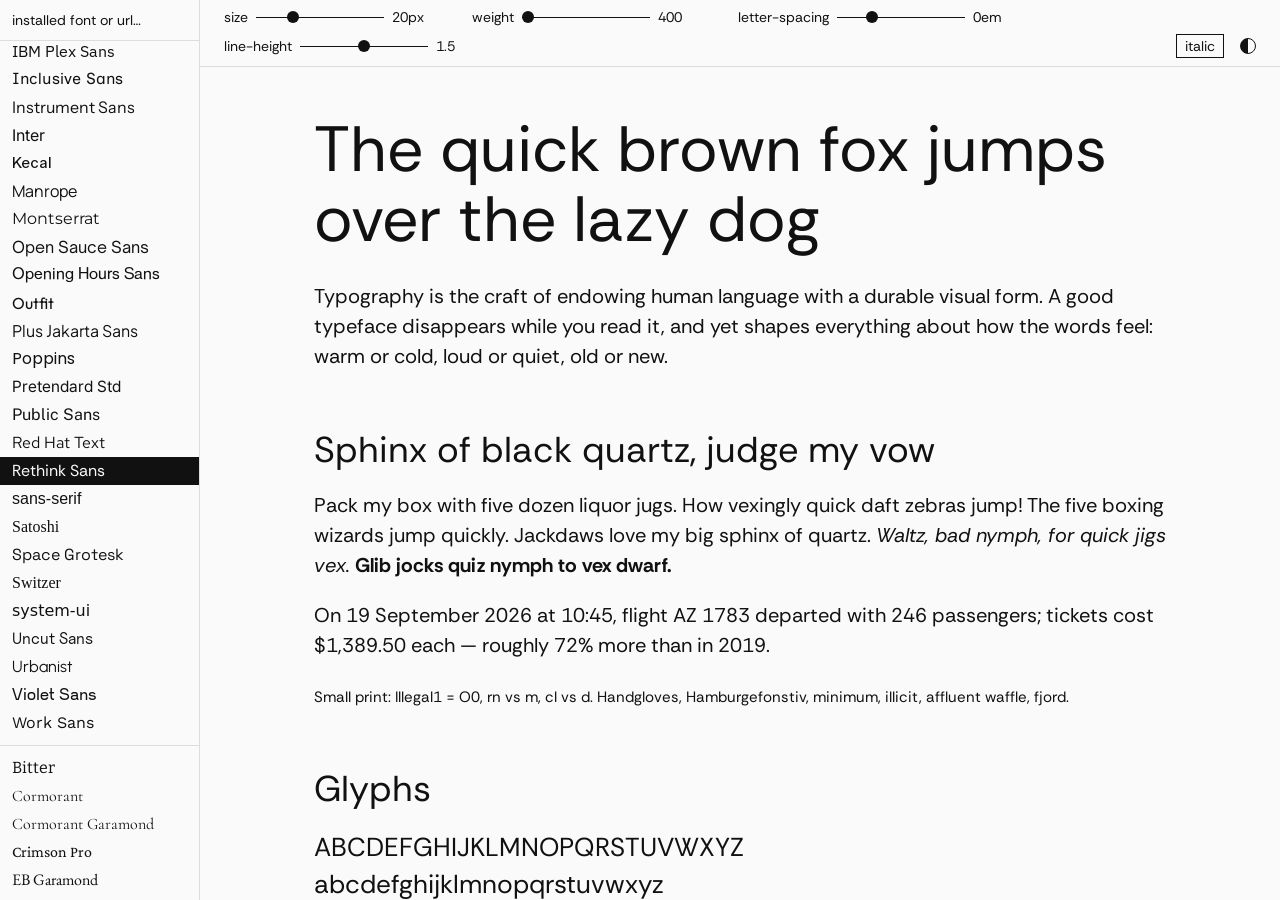
<file: site/index.html>
<!DOCTYPE html>
<html lang="en">

<head>
  <meta charset="utf-8">
  <meta name="viewport" content="width=device-width, initial-scale=1">
  <title>typecase</title>
  <meta name="description" content="a collection of typefaces i like and a place to compare them.">
  <link rel="icon" href="data:image/svg+xml,%3Csvg xmlns='http://www.w3.org/2000/svg' viewBox='0 0 1 1'%3E%3Crect width='1' height='1' fill='%23fafafa'/%3E%3C/svg%3E">
  <!-- fonts.css and fonts.js are generated: edit fonts.toml, then run `uv run build.py` -->
  <link rel="preconnect" href="https://fonts.googleapis.com">
  <link rel="preconnect" href="https://fonts.gstatic.com" crossorigin>
  <link rel="stylesheet" href="fonts.css">
  <script>
    // dark mode only if it was chosen with the toggle before; light otherwise, whatever the system setting.
    // set here, before the page first paints
    try { document.documentElement.classList.toggle('dark', localStorage.getItem('theme') === 'dark'); } catch { }
  </script>
  <style>
    /* the only colours on the page; gray is for borders, scrollbars and the hover highlight */
    :root {
      --light: #fafafa;
      --dark: #111;
      --gray: #ddd;
      --bar: 41px;
      /* height of the custom font field and the controls bar */
      /* spacing is in steps of 4px: 4 8 12 16 24 48 96. gutters are 12px in the side panel, 24px in the main pane */
    }

    :root.dark {
      --light: #111;
      --dark: #fafafa;
      --gray: #333;
      color-scheme: dark;
    }

    * {
      box-sizing: border-box;
    }

    body {
      margin: 0;
      height: 100vh;
      display: grid;
      grid-template-columns: 200px 1fr;
      background: var(--light);
      color: var(--dark);
      font: 14px Rethink Sans, system-ui, sans-serif;
    }

    /* native scrollbars are hidden; the script adds a .thumb that floats over each pane instead,
       so it takes no width, and only shows while the pointer is over the pane */
    #fonts,
    #scroll {
      scrollbar-width: none;
    }

    #fonts::-webkit-scrollbar,
    #scroll::-webkit-scrollbar {
      display: none;
    }

    aside,
    main {
      position: relative;
    }

    .thumb {
      position: absolute;
      right: 2px;
      width: 6px;
      border-radius: 3px;
      background: var(--gray);
      opacity: 0;
      transition: opacity 0.15s;
      touch-action: none;
    }

    aside:hover .thumb,
    main:hover .thumb {
      opacity: 1;
    }

    @media (hover: none) {
      .thumb {
        opacity: 1;
      }
    }

    /* left panel: custom font field on top, scrolling font list below */
    aside {
      display: flex;
      flex-direction: column;
      min-height: 0;
      border-right: 1px solid var(--gray);
    }

    #fonts {
      flex: 1;
      overflow-y: auto;
    }

    #custom {
      width: 100%;
      padding: 0 12px;
      height: var(--bar);
      flex: none;
      border: 0;
      border-bottom: 1px solid var(--gray);
      background: none;
      color: inherit;
      font: inherit;
      outline: none;
    }

    #custom::placeholder {
      color: inherit;
      opacity: 1;
    }

    /* categories are split by a line; the heading text is kept for screen readers only */
    #fonts h2 {
      height: 0;
      margin: 8px 0;
      overflow: hidden;
      border-top: 1px solid var(--gray);
    }

    #fonts h2:first-child {
      margin-top: 4px;
      border: 0;
    }

    /* one row per font: the name, plus a button that opens it side by side with the current font */
    #fonts .row {
      display: flex;
      position: relative;
      background: var(--light);
    }

    #fonts .row:last-child {
      margin-bottom: 8px;
    }

    #fonts button {
      padding: 4px 12px;
      border: 0;
      background: none;
      color: inherit;
      font-size: 16px;
      line-height: 20px;
      /* fixed, so rows don't shift as each font loads */
      cursor: pointer;
    }

    #fonts .font {
      flex: 1;
      min-width: 0;
      text-align: left;
      white-space: nowrap;
      overflow: hidden;
      text-overflow: ellipsis;
    }

    /* sits on top of the end of the row, so the names keep the full width */
    #fonts .compare {
      position: absolute;
      inset: 0 0 0 auto;
      width: 32px;
      /* wide enough that the sign stays clear of the overlay scrollbar */
      padding: 0;
      background: inherit;
      font-family: Rethink Sans, system-ui, sans-serif;
      /* a hosted font, so the nudge below holds on every platform */
    }

    /* the sign is generated content so it can be nudged on its own. measured at 16px/20px: the baseline lands
       19.5px down the 28px row and the ink of + and − is centred 0.29em above it, 0.86px below the row's middle */
    #fonts .compare::before {
      content: "+";
      display: block;
      translate: 0 -0.054em;
    }

    #fonts .compare[aria-pressed="true"]::before {
      content: "\2212";
    }

    /* hovered rows are gray, the selected font is filled, the one open beside it is outlined.
       the gray follows what a click would hit: over the compare button it's only the button */
    #fonts .row:hover,
    #fonts .compare:hover {
      background: var(--gray);
    }

    #fonts .row:has(.compare:hover) {
      background: var(--light);
    }

    #fonts .row.primary {
      background: var(--dark);
      color: var(--light);
    }

    #fonts .row.secondary::after {
      content: "";
      position: absolute;
      inset: 0;
      border: 1px solid var(--dark);
      pointer-events: none;
    }

    /* the compare button shows on hover (always on touch screens) and on the outlined row, never on the filled one */
    @media (hover: hover) {
      #fonts .row:not(:hover, .secondary) .compare {
        visibility: hidden;
      }
    }

    #fonts .row.primary .compare {
      display: none;
    }

    /* fonts that aren't open source or free to use get an asterisk, explained in the about text.
       it's generated content so the button's text stays the plain font name */
    #fonts .proprietary::after {
      content: " *";
      font-family: system-ui, sans-serif;
    }

    /* ...and they aren't hosted, so this device may not have them. the custom field is struck through
       the same way when the font file at the url it holds couldn't be loaded */
    #custom.missing,
    #fonts .missing {
      text-decoration: line-through;
    }

    /* right side: top bar + sample */
    main {
      display: flex;
      flex-direction: column;
      min-width: 0;
      min-height: 0;
    }

    #controls {
      display: flex;
      flex-wrap: wrap;
      gap: 8px 16px;
      align-items: center;
      min-height: var(--bar);
      /* one row matches the custom font field; grows when it wraps */
      padding: 8px 24px;
      border-bottom: 1px solid var(--gray);
    }

    #controls label {
      display: flex;
      align-items: center;
      gap: 8px;
    }

    /* sliders drawn by hand: the native ones bring their own greys */
    #controls input {
      margin: 0;
      width: 128px;
      height: 16px;
      appearance: none;
      background: linear-gradient(var(--dark), var(--dark)) center / 100% 1px no-repeat;
      cursor: pointer;
    }

    #controls input::-webkit-slider-thumb {
      appearance: none;
      width: 12px;
      height: 12px;
      border-radius: 50%;
      background: var(--dark);
    }

    #controls input::-moz-range-thumb {
      width: 12px;
      height: 12px;
      border: 0;
      border-radius: 50%;
      background: var(--dark);
    }

    #controls span {
      min-width: 64px;
      font-variant-numeric: tabular-nums;
    }

    /* italic toggle: outlined, filled while it's on, like the rows of the font list. pushed to the far end
       of the bar, with the dark mode toggle after it */
    #italic {
      margin-left: auto;
      padding: 3px 8px;
      border: 1px solid var(--dark);
      background: none;
      color: inherit;
      font: inherit;
      line-height: 16px;
      cursor: pointer;
    }

    #italic[aria-pressed="true"] {
      background: var(--dark);
      color: var(--light);
    }

    /* dark mode toggle: a circle that is half of each colour */
    #theme {
      width: 16px;
      height: 16px;
      padding: 0;
      border: 1px solid var(--dark);
      border-radius: 50%;
      background: linear-gradient(to right, var(--dark) 50%, var(--light) 50%);
      cursor: pointer;
    }

    #scroll {
      flex: 1;
      overflow-y: auto;
    }

    /* one sample, or two side by side. both live in this one grid inside the one scrolling pane, so they
       scroll together, and their blocks share rows (subgrid) so each paragraph starts level with its twin */
    #panels {
      display: grid;
      grid-template-columns: minmax(0, 900px);
      justify-content: center;
      font-size: 20px;
    }

    #panels.split {
      grid-template-columns: repeat(2, minmax(0, 1fr));
    }

    .sample {
      display: grid;
      grid-row: 1 / span 200;
      /* more rows than blocks; unused rows have no height */
      grid-template-rows: subgrid;
      min-width: 0;
      padding: 48px 24px 96px;
      outline: none;
    }

    /* which font is on which side. a bar above the scrolling pane, not inside it, so it never moves */
    #names {
      display: grid;
      grid-template-columns: repeat(2, minmax(0, 1fr));
      border-bottom: 1px solid var(--gray);
    }

    #names[hidden] {
      display: none;
    }

    .name {
      padding: 8px 24px;
      font: 14px/16px system-ui, sans-serif;
    }

    #panels.split .sample {
      padding-top: 24px;
    }

    /* the second name and sample are the right-hand side */
    .name+.name,
    .sample+.sample {
      border-left: 1px solid var(--gray);
    }

    #panels:not(.split)>.sample+.sample {
      display: none;
    }

    /* set per element so em scales with each element's own font size */
    .sample,
    .sample * {
      letter-spacing: calc(var(--tracking, 0) * 1em);
    }

    /* prose: sizes roughly a perfect-fourth type scale (each step x1.333), rounded: small 0.75, body 1,
       glyphs 1.3, h2 1.8, h1 3.2. line height tightens as size grows (1.5 body, 1.25 h2, 1.1 h1). 1em between blocks,
       and headings get more space above than below. headings follow the weight slider; <strong> stays relatively
       bolder. margins don't collapse between grid rows, so the space above an h2 adds to the 1em under the p.
       --leading is the line-height slider as a ratio of its default, so every block loosens or tightens together.
       a font with no italic stays upright rather than being slanted by the browser */
    .sample {
      line-height: calc(1.5 * var(--leading, 1));
      font-synthesis-style: none;
    }

    .sample h1,
    .sample h2 {
      font-weight: inherit;
    }

    .sample h1 {
      font-size: 3.2em;
      line-height: calc(1.1 * var(--leading, 1));
      margin: 0 0 0.4em;
    }

    .sample h2 {
      font-size: 1.8em;
      line-height: calc(1.25 * var(--leading, 1));
      margin: 1em 0 0.5em;
    }

    .sample p {
      margin: 0 0 1em;
    }

    .sample small {
      font-size: 0.75em;
    }

    /* the one non-standard block: the character set */
    .sample .glyphs {
      font-size: 1.3em;
      line-height: calc(1.4 * var(--leading, 1));
      word-break: break-all;
    }

    /* about text under the sample; always in the page's own font, not editable. the line above it spans the
       pane, so side by side it meets the divider; the text lines up with the (left) sample */
    #about {
      padding: 24px max(24px, (100% - 852px) / 2) 48px;
      border-top: 1px solid var(--gray);
    }

    #panels.split~#about {
      padding-inline: 24px;
    }

    #about p {
      max-width: 62ch;
      margin: 0 0 12px;
      line-height: 1.5;
    }

    #about a {
      color: inherit;
    }
  </style>
</head>

<body>

  <aside>
    <input type="text" id="custom" placeholder="installed font or url…"
      title="type the name of a font on this device, or paste the url of a font file (.woff2, .woff, .ttf, .otf) from any site">
    <nav id="fonts"></nav>
  </aside>

  <main>
    <div id="controls">
      <label>size
        <input type="range" id="size" autocomplete="off" min="10" max="48" value="20">
        <span id="sizeLabel"></span>
      </label>
      <label>weight
        <input type="range" id="weight" autocomplete="off" min="100" max="900" step="100" value="400">
        <span id="weightLabel"></span>
      </label>
      <label>letter-spacing
        <input type="range" id="tracking" autocomplete="off" min="-0.1" max="0.3" step="0.005" value="0">
        <span id="trackingLabel"></span>
      </label>
      <label>line-height
        <input type="range" id="leading" autocomplete="off" min="1" max="2" step="0.05" value="1.5">
        <span id="leadingLabel"></span>
      </label>
      <button id="italic" aria-pressed="false">italic</button>
      <button id="theme" title="dark mode" aria-label="dark mode"></button>
    </div>

    <div id="names" hidden>
      <div class="name"></div>
      <div class="name"></div>
    </div>

    <div id="scroll">
      <!-- contenteditable: click and type to try your own text. the script adds the second sample -->
      <div id="panels">
        <div class="sample" contenteditable="true" spellcheck="false">
          <h1>The quick brown fox jumps over the lazy dog</h1>
          <p>Typography is the craft of endowing human language with a durable visual form. A good typeface disappears
            while you read it, and yet shapes everything about how the words feel: warm or cold, loud or quiet, old or
            new.</p>

          <h2>Sphinx of black quartz, judge my vow</h2>
          <p>Pack my box with five dozen liquor jugs. How vexingly quick daft zebras jump! The five boxing wizards jump
            quickly. Jackdaws love my big sphinx of quartz. <em>Waltz, bad nymph, for quick jigs vex.</em> <strong>Glib
              jocks quiz nymph to vex dwarf.</strong></p>
          <p>On 19 September 2026 at 10:45, flight AZ 1783 departed with 246 passengers; tickets cost $1,389.50 each —
            roughly 72% more than in 2019.</p>
          <p><small>Small print: Illegal1 = O0, rn vs m, cl vs d. Handgloves, Hamburgefonstiv, minimum, illicit,
              affluent waffle, fjord.</small></p>

          <h2>Glyphs</h2>
          <p class="glyphs">ABCDEFGHIJKLMNOPQRSTUVWXYZ<br>abcdefghijklmnopqrstuvwxyz<br>0123456789 !?&amp;@#$%€£¥
            .,:;…‘’“” ()[]{}&lt;&gt; /|\ -–—_ ~^`´¨ *†‡§¶ ©®™° +−×÷=±≠≈≤≥ ←→↑↓</p>
        </div>
      </div>

      <footer id="about">
        <p><strong>typecase</strong> is a collection of the typefaces i like from around the internet, and a
          place to compare them side by side.</p>
        <p>everything here aims to be open source or free to use, loaded from
          <a href="https://fonts.google.com">google fonts</a>, <a href="https://www.fontshare.com">fontshare</a>,
          or hosted here under <a href="fonts/LICENSES.md">open licenses</a>. fonts marked * are proprietary: they
          aren't hosted, and only show up if you have them installed.
        </p>
        <p>seen a font you like somewhere else? paste the url of its font file (find it in the network tab of your
          browser's dev tools) into the field at the top left to try it out here. it's only loaded in your browser,
          for as long as the page is open.</p>
        <p>made by <a href="https://refact0r.dev">refact0r</a>. source on
          <a href="https://github.com/refact0r/typecase">github</a>.
        </p>
      </footer>
    </div>
  </main>

  <script src="fonts.js"></script>
  <script>
    // FONTS, INSTALLED_ONLY, WEIGHTS and STYLESHEETS come from fonts.js; each category is alpha-sorted automatically
    // generic keywords must stay unquoted, or CSS treats them as family names
    const GENERIC = ['system-ui', 'serif', 'sans-serif', 'monospace', 'cursive', 'fantasy', 'ui-serif', 'ui-sans-serif', 'ui-monospace', 'ui-rounded'];
    const cssFamily = name => GENERIC.includes(name.toLowerCase()) ? name.toLowerCase() : `"${name}"`;

    const $ = id => document.getElementById(id);
    const panels = $('panels'), list = $('fonts'), custom = $('custom');
    const size = $('size'), weight = $('weight'), tracking = $('tracking'), leading = $('leading');
    const italic = $('italic');

    // an installed font changes the text width against at least one of two different fallbacks
    const ctx = document.createElement('canvas').getContext('2d');
    const width = family => { ctx.font = `72px ${family}`; return ctx.measureText('mmwwli 0O1').width; };
    const isInstalled = name => ['serif', 'monospace'].some(g => width(`"${name}", ${g}`) !== width(g));

    const DEFAULT = 'Rethink Sans';
    let current = DEFAULT;  // selected font
    let other = null;       // font open beside it, if any

    // second sample for side by side. edits to either sample are copied to the other
    const samples = [panels.firstElementChild, panels.firstElementChild.cloneNode(true)];
    const labels = [...names.children];
    panels.append(samples[1]);
    panels.addEventListener('input', e => {
      for (const sample of samples) if (sample !== e.target) sample.innerHTML = e.target.innerHTML;
    });

    // a font on Google Fonts or Fontshare has its own stylesheet, added to the page the first time the font is
    // needed. resolves once the stylesheet is in (or failed), which is when the font can be asked for by name.
    // self-hosted fonts are declared in fonts.css, and their files are only fetched when used anyway
    const sheets = new Map();
    function load(name) {
      if (!Object.hasOwn(STYLESHEETS, name)) return Promise.resolve();
      if (!sheets.has(name)) sheets.set(name, new Promise(done => {
        const link = document.createElement('link');
        link.rel = 'stylesheet';
        link.href = STYLESHEETS[name];
        link.onload = link.onerror = done;
        document.head.append(link);
      }));
      return sheets.get(name);
    }

    // each name in the list is set in its own font, but only once it has scrolled into (or near) view,
    // so opening the page doesn't download every font in the list
    const seen = new IntersectionObserver(entries => {
      for (const { target, isIntersecting } of entries) {
        if (!isIntersecting) continue;
        seen.unobserve(target);
        load(target.textContent);
        target.style.fontFamily = cssFamily(target.textContent);
      }
    }, { root: list, rootMargin: '200px 0px' });

    for (const [category, names] of Object.entries(FONTS)) {
      const h = document.createElement('h2');
      h.textContent = category;
      list.append(h);
      names.sort((a, b) => a.localeCompare(b, 'en', { sensitivity: 'base' }));
      for (const name of names) {
        const row = document.createElement('div');
        row.className = 'row';
        const b = document.createElement('button');
        b.className = 'font';
        b.textContent = name;
        // a plain click goes back to one sample; the compare button swaps the second font and keeps the first
        b.addEventListener('click', () => { current = name; other = null; custom.value = ''; update(); });
        const compare = document.createElement('button');
        compare.className = 'compare';
        compare.addEventListener('click', () => { other = other === name ? null : name; update(); });
        if (INSTALLED_ONLY.includes(name)) {
          b.classList.add('proprietary');
          b.title = "proprietary: not hosted here, so it only shows on devices that have it installed";
          if (!isInstalled(name)) b.classList.add('missing');
        }
        if (!b.classList.contains('missing')) seen.observe(b);
        row.append(b, compare);
        list.append(row);
      }
    }

    // a url in the custom field is a font file on some other site. it's loaded straight from there if that site
    // allows it, otherwise through /steal (worker.js). the url itself is its family name, so no two clash; the
    // label shows the file name. it only lasts until the page closes
    const isURL = text => /^https?:\/\//i.test(text) && URL.canParse(text);
    const tried = new Set(), failed = new Set();
    let stealing;

    function fileName(url) {
      const { pathname, hostname } = new URL(url);
      try {
        return decodeURIComponent(pathname.split('/').pop()).replace(/\.(woff2?|[ot]tf)$/i, '') || hostname;
      } catch { return hostname; }
    }

    async function steal(url) {
      tried.add(url);
      try {
        let res = await fetch(url).catch(() => null);
        if (!res?.ok) res = await fetch('steal?url=' + encodeURIComponent(url));
        if (!res.ok) throw new Error(res.status);
        // one file is usually one weight; claiming every weight shows it as it is on the weight slider
        // instead of letting the browser fake a bold version. a variable font gets its real range
        const face = new FontFace(url, await res.arrayBuffer(), { weight: '1 1000' });
        document.fonts.add(await face.load()); // the samples redraw in it by themselves; the icon doesn't
        iconKey = null;
        drawIcon();
      } catch {
        failed.add(url);
        update();
      }
    }

    function update() {
      // custom field wins over the selected font if filled in; fallback font makes a missing font obvious
      const typed = custom.value.trim();
      const url = isURL(typed) ? typed : null;
      if (url && !tried.has(url)) {
        // wait for a pause, so typing a url out doesn't fetch every prefix of it
        clearTimeout(stealing);
        stealing = setTimeout(() => steal(url), 300);
      }
      custom.classList.toggle('missing', failed.has(url));
      const names = [typed || current, other];
      names.forEach(load);

      // the weight slider only offers what the selected font really has, and snaps to the nearest of those.
      // custom, generic and installed-only fonts are unknown, so they get the full range
      const has = WEIGHTS[names[0]] ?? [100, 200, 300, 400, 500, 600, 700, 800, 900];
      weight.min = has[0];
      weight.max = has.at(-1);
      weight.value = has.reduce((a, b) => Math.abs(b - weight.value) < Math.abs(a - weight.value) ? b : a);
      samples.forEach((sample, i) => {
        sample.style.fontFamily = `${cssFamily(names[i] ?? current)}, "Comic Sans MS", cursive`;
        labels[i].textContent = i === 0 && url ? fileName(url) : names[i];
      });
      panels.classList.toggle('split', other !== null);
      labels[0].parentElement.hidden = other === null;
      panels.style.fontSize = size.value + 'px';
      panels.style.fontWeight = weight.value;
      panels.style.setProperty('--tracking', tracking.value);
      panels.style.setProperty('--leading', leading.value / leading.defaultValue);
      panels.style.fontStyle = italic.ariaPressed === 'true' ? 'italic' : '';

      writeHash();
      $('sizeLabel').textContent = size.value + 'px';
      $('weightLabel').textContent = weight.value;
      $('trackingLabel').textContent = tracking.value + 'em';
      $('leadingLabel').textContent = leading.value;
      for (const row of list.querySelectorAll('.row')) {
        const [b, compare] = row.children;
        const primary = !typed && b.textContent === current, secondary = b.textContent === other;
        row.classList.toggle('primary', primary);
        row.classList.toggle('secondary', secondary);
        b.setAttribute('aria-pressed', primary);
        compare.setAttribute('aria-pressed', secondary);
        compare.title = secondary ? 'close side by side' : 'open side by side';
      }
      drawIcon();
    }

    // the favicon is an "a" in the selected font and weight, in the page's colours. drawn on a canvas, since an
    // svg icon can't see the page's fonts. the glyph's ink is scaled to fill the square, whatever the font's metrics
    const icon = document.querySelector('link[rel=icon]');
    const iconCanvas = document.createElement('canvas');
    iconCanvas.width = iconCanvas.height = 64;
    let iconKey;

    async function drawIcon() {
      const style = getComputedStyle(document.documentElement);
      const [bg, fg] = ['--light', '--dark'].map(v => style.getPropertyValue(v).trim());
      const font = `${weight.value} 64px ${samples[0].style.fontFamily}`;
      const key = [font, bg, fg].join();
      if (key === iconKey) return;
      iconKey = key;
      await load(custom.value.trim() || current);
      await document.fonts.load(font, 'a').catch(() => { });
      if (key !== iconKey) return; // something newer was asked for while this font loaded
      const c = iconCanvas.getContext('2d');
      c.fillStyle = bg;
      c.fillRect(0, 0, 64, 64);
      c.font = font;
      const m = c.measureText('a');
      const scale = 48 / Math.max(m.actualBoundingBoxLeft + m.actualBoundingBoxRight,
        m.actualBoundingBoxAscent + m.actualBoundingBoxDescent);
      c.save();
      c.translate(32, 32);
      c.scale(scale, scale);
      c.fillStyle = fg;
      c.fillText('a', (m.actualBoundingBoxLeft - m.actualBoundingBoxRight) / 2,
        (m.actualBoundingBoxAscent - m.actualBoundingBoxDescent) / 2);
      c.restore();
      icon.href = iconCanvas.toDataURL();
    }

    // the address holds the fonts, e.g. #font=Inter&vs=Satoshi, so a reload or a shared link brings them back.
    // the sliders are left out on purpose: reloading resets them. a font that isn't in the list is a custom one
    const known = Object.values(FONTS).flat();

    function readHash() {
      const q = new URLSearchParams(location.hash.slice(1));
      const font = q.get('font') ?? DEFAULT;
      current = known.includes(font) ? font : DEFAULT;
      custom.value = known.includes(font) ? '' : font;
      other = known.includes(q.get('vs')) ? q.get('vs') : null;
    }

    function writeHash() {
      const q = new URLSearchParams();
      const font = custom.value.trim() || current;
      if (font !== DEFAULT) q.set('font', font);
      if (other) q.set('vs', other);
      const hash = q.toString();
      history.replaceState(null, '', hash ? '#' + hash : location.pathname + location.search);
    }

    $('theme').addEventListener('click', () => {
      const dark = document.documentElement.classList.toggle('dark');
      try { localStorage.setItem('theme', dark ? 'dark' : 'light'); } catch { }
      drawIcon();
    });

    // double-click a slider to reset it
    for (const slider of [size, weight, tracking, leading]) {
      slider.addEventListener('input', update);
      slider.addEventListener('dblclick', () => { slider.value = slider.defaultValue; update(); });
    }
    italic.addEventListener('click', () => { italic.ariaPressed = italic.ariaPressed !== 'true'; update(); });
    custom.addEventListener('input', update);

    // up/down steps through the list without leaving the sample with your eyes: the side-by-side font
    // if one is open, otherwise the selected font
    addEventListener('keydown', e => {
      if (!['ArrowUp', 'ArrowDown'].includes(e.key) || e.metaKey || e.ctrlKey || e.altKey) return;
      if (e.target.closest('input, [contenteditable]')) return; // typing, editing, or moving a slider
      e.preventDefault();
      const names = known.filter(name => other === null || name !== current);
      const from = names.indexOf(other ?? current), step = e.key === 'ArrowDown' ? 1 : -1;
      const name = names[Math.max(0, Math.min(names.length - 1, from + step))];
      if (other === null) { current = name; custom.value = ''; } else other = name;
      update();
      list.querySelector(other === null ? '.primary' : '.secondary').scrollIntoView({ block: 'nearest' });
    });

    const showSelected = () => list.querySelector('.primary')?.scrollIntoView({ block: 'center' });
    addEventListener('hashchange', () => { readHash(); update(); showSelected(); });
    readHash();
    update();

    // overlay scrollbars: a draggable thumb per pane, placed in the pane's parent so it doesn't scroll away
    for (const pane of [list, $('scroll')]) {
      const thumb = document.createElement('div');
      thumb.className = 'thumb';
      pane.parentElement.append(thumb);
      const place = () => {
        const range = pane.scrollHeight - pane.clientHeight;
        thumb.hidden = range <= 0;
        const height = Math.max(pane.clientHeight ** 2 / pane.scrollHeight, 24);
        thumb.style.height = height + 'px';
        thumb.style.top = pane.offsetTop + (pane.scrollTop / range) * (pane.clientHeight - height) + 'px';
      };
      pane.addEventListener('scroll', place);
      const resized = new ResizeObserver(place);
      resized.observe(pane);
      resized.observe(panels); // the only content whose height changes
      thumb.addEventListener('pointerdown', e => {
        e.preventDefault();
        thumb.setPointerCapture(e.pointerId);
        const startY = e.clientY, startTop = pane.scrollTop;
        const scale = (pane.scrollHeight - pane.clientHeight) / (pane.clientHeight - thumb.offsetHeight);
        thumb.onpointermove = e => { pane.scrollTop = startTop + (e.clientY - startY) * scale; };
        thumb.onlostpointercapture = () => { thumb.onpointermove = null; };
      });
    }

    showSelected();
  </script>
</body>

</html>
</file>
<file: site/fonts.css>
/* generated by build.py from fonts.toml, do not edit */
@import url("https://fonts.googleapis.com/css2?family=Rethink+Sans:ital,wght@0,400..800;1,400..800&display=swap");

@font-face {
  font-family: "Apfel Grotezk";
  src: url("fonts/apfel-grotezk/apfelgrotezk-brukt.woff2") format("woff2");
  font-weight: 300;
  font-style: normal;
  font-display: swap;
}

@font-face {
  font-family: "Apfel Grotezk";
  src: url("fonts/apfel-grotezk/apfelgrotezk-regular.woff2") format("woff2");
  font-weight: 400;
  font-style: normal;
  font-display: swap;
}

@font-face {
  font-family: "Apfel Grotezk";
  src: url("fonts/apfel-grotezk/apfelgrotezk-mittel.woff2") format("woff2");
  font-weight: 500;
  font-style: normal;
  font-display: swap;
}

@font-face {
  font-family: "Apfel Grotezk";
  src: url("fonts/apfel-grotezk/apfelgrotezk-fett.woff2") format("woff2");
  font-weight: 700;
  font-style: normal;
  font-display: swap;
}

@font-face {
  font-family: "Apfel Grotezk";
  src: url("fonts/apfel-grotezk/apfelgrotezk-satt.woff2") format("woff2");
  font-weight: 900;
  font-style: normal;
  font-display: swap;
}

@font-face {
  font-family: "Aspekta";
  src: url("fonts/aspekta/aspekta-50.woff2") format("woff2");
  font-weight: 50;
  font-style: normal;
  font-display: swap;
}

@font-face {
  font-family: "Aspekta";
  src: url("fonts/aspekta/aspekta-100.woff2") format("woff2");
  font-weight: 100;
  font-style: normal;
  font-display: swap;
}

@font-face {
  font-family: "Aspekta";
  src: url("fonts/aspekta/aspekta-150.woff2") format("woff2");
  font-weight: 150;
  font-style: normal;
  font-display: swap;
}

@font-face {
  font-family: "Aspekta";
  src: url("fonts/aspekta/aspekta-200.woff2") format("woff2");
  font-weight: 200;
  font-style: normal;
  font-display: swap;
}

@font-face {
  font-family: "Aspekta";
  src: url("fonts/aspekta/aspekta-250.woff2") format("woff2");
  font-weight: 250;
  font-style: normal;
  font-display: swap;
}

@font-face {
  font-family: "Aspekta";
  src: url("fonts/aspekta/aspekta-300.woff2") format("woff2");
  font-weight: 300;
  font-style: normal;
  font-display: swap;
}

@font-face {
  font-family: "Aspekta";
  src: url("fonts/aspekta/aspekta-350.woff2") format("woff2");
  font-weight: 350;
  font-style: normal;
  font-display: swap;
}

@font-face {
  font-family: "Aspekta";
  src: url("fonts/aspekta/aspekta-400.woff2") format("woff2");
  font-weight: 400;
  font-style: normal;
  font-display: swap;
}

@font-face {
  font-family: "Aspekta";
  src: url("fonts/aspekta/aspekta-450.woff2") format("woff2");
  font-weight: 450;
  font-style: normal;
  font-display: swap;
}

@font-face {
  font-family: "Aspekta";
  src: url("fonts/aspekta/aspekta-500.woff2") format("woff2");
  font-weight: 500;
  font-style: normal;
  font-display: swap;
}

@font-face {
  font-family: "Aspekta";
  src: url("fonts/aspekta/aspekta-550.woff2") format("woff2");
  font-weight: 550;
  font-style: normal;
  font-display: swap;
}

@font-face {
  font-family: "Aspekta";
  src: url("fonts/aspekta/aspekta-600.woff2") format("woff2");
  font-weight: 600;
  font-style: normal;
  font-display: swap;
}

@font-face {
  font-family: "Aspekta";
  src: url("fonts/aspekta/aspekta-650.woff2") format("woff2");
  font-weight: 650;
  font-style: normal;
  font-display: swap;
}

@font-face {
  font-family: "Aspekta";
  src: url("fonts/aspekta/aspekta-700.woff2") format("woff2");
  font-weight: 700;
  font-style: normal;
  font-display: swap;
}

@font-face {
  font-family: "Aspekta";
  src: url("fonts/aspekta/aspekta-750.woff2") format("woff2");
  font-weight: 750;
  font-style: normal;
  font-display: swap;
}

@font-face {
  font-family: "Aspekta";
  src: url("fonts/aspekta/aspekta-800.woff2") format("woff2");
  font-weight: 800;
  font-style: normal;
  font-display: swap;
}

@font-face {
  font-family: "Aspekta";
  src: url("fonts/aspekta/aspekta-850.woff2") format("woff2");
  font-weight: 850;
  font-style: normal;
  font-display: swap;
}

@font-face {
  font-family: "Aspekta";
  src: url("fonts/aspekta/aspekta-900.woff2") format("woff2");
  font-weight: 900;
  font-style: normal;
  font-display: swap;
}

@font-face {
  font-family: "Aspekta";
  src: url("fonts/aspekta/aspekta-950.woff2") format("woff2");
  font-weight: 950;
  font-style: normal;
  font-display: swap;
}

@font-face {
  font-family: "Aspekta";
  src: url("fonts/aspekta/aspekta-1000.woff2") format("woff2");
  font-weight: 1000;
  font-style: normal;
  font-display: swap;
}

@font-face {
  font-family: "AUTHENTIC Sans";
  src: url("fonts/authentic-sans/authentic-sans-60.woff2") format("woff2");
  font-weight: 300;
  font-style: normal;
  font-display: swap;
}

@font-face {
  font-family: "AUTHENTIC Sans";
  src: url("fonts/authentic-sans/authentic-sans-90.woff2") format("woff2");
  font-weight: 400;
  font-style: normal;
  font-display: swap;
}

@font-face {
  font-family: "AUTHENTIC Sans";
  src: url("fonts/authentic-sans/authentic-sans-130.woff2") format("woff2");
  font-weight: 600;
  font-style: normal;
  font-display: swap;
}

@font-face {
  font-family: "AUTHENTIC Sans";
  src: url("fonts/authentic-sans/authentic-sans-150.woff2") format("woff2");
  font-weight: 700;
  font-style: normal;
  font-display: swap;
}

@font-face {
  font-family: "BDO Grotesk";
  src: url("fonts/bdo-grotesk/bdogrotesk-light.woff2") format("woff2");
  font-weight: 300;
  font-style: normal;
  font-display: swap;
}

@font-face {
  font-family: "BDO Grotesk";
  src: url("fonts/bdo-grotesk/bdogrotesk-regular.woff2") format("woff2");
  font-weight: 400;
  font-style: normal;
  font-display: swap;
}

@font-face {
  font-family: "BDO Grotesk";
  src: url("fonts/bdo-grotesk/bdogrotesk-medium.woff2") format("woff2");
  font-weight: 500;
  font-style: normal;
  font-display: swap;
}

@font-face {
  font-family: "BDO Grotesk";
  src: url("fonts/bdo-grotesk/bdogrotesk-demibold.woff2") format("woff2");
  font-weight: 600;
  font-style: normal;
  font-display: swap;
}

@font-face {
  font-family: "BDO Grotesk";
  src: url("fonts/bdo-grotesk/bdogrotesk-bold.woff2") format("woff2");
  font-weight: 700;
  font-style: normal;
  font-display: swap;
}

@font-face {
  font-family: "BDO Grotesk";
  src: url("fonts/bdo-grotesk/bdogrotesk-extrabold.woff2") format("woff2");
  font-weight: 800;
  font-style: normal;
  font-display: swap;
}

@font-face {
  font-family: "BDO Grotesk";
  src: url("fonts/bdo-grotesk/bdogrotesk-black.woff2") format("woff2");
  font-weight: 900;
  font-style: normal;
  font-display: swap;
}

@font-face {
  font-family: "Breite Grotesk";
  src: url("fonts/breite-grotesk/breitegrotesk-regular.woff2") format("woff2");
  font-weight: 400;
  font-style: normal;
  font-display: swap;
}

@font-face {
  font-family: "Haskoy";
  src: url("fonts/haskoy/haskoy-thin.woff2") format("woff2");
  font-weight: 100;
  font-style: normal;
  font-display: swap;
}

@font-face {
  font-family: "Haskoy";
  src: url("fonts/haskoy/haskoy-extralight.woff2") format("woff2");
  font-weight: 200;
  font-style: normal;
  font-display: swap;
}

@font-face {
  font-family: "Haskoy";
  src: url("fonts/haskoy/haskoy-light.woff2") format("woff2");
  font-weight: 300;
  font-style: normal;
  font-display: swap;
}

@font-face {
  font-family: "Haskoy";
  src: url("fonts/haskoy/haskoy-regular.woff2") format("woff2");
  font-weight: 400;
  font-style: normal;
  font-display: swap;
}

@font-face {
  font-family: "Haskoy";
  src: url("fonts/haskoy/haskoy-medium.woff2") format("woff2");
  font-weight: 500;
  font-style: normal;
  font-display: swap;
}

@font-face {
  font-family: "Haskoy";
  src: url("fonts/haskoy/haskoy-semibold.woff2") format("woff2");
  font-weight: 600;
  font-style: normal;
  font-display: swap;
}

@font-face {
  font-family: "Haskoy";
  src: url("fonts/haskoy/haskoy-bold.woff2") format("woff2");
  font-weight: 700;
  font-style: normal;
  font-display: swap;
}

@font-face {
  font-family: "Haskoy";
  src: url("fonts/haskoy/haskoy-extrabold.woff2") format("woff2");
  font-weight: 800;
  font-style: normal;
  font-display: swap;
}

@font-face {
  font-family: "Haskoy";
  src: url("fonts/haskoy/haskoy-thinitalic.woff2") format("woff2");
  font-weight: 100;
  font-style: italic;
  font-display: swap;
}

@font-face {
  font-family: "Haskoy";
  src: url("fonts/haskoy/haskoy-extralightitalic.woff2") format("woff2");
  font-weight: 200;
  font-style: italic;
  font-display: swap;
}

@font-face {
  font-family: "Haskoy";
  src: url("fonts/haskoy/haskoy-lightitalic.woff2") format("woff2");
  font-weight: 300;
  font-style: italic;
  font-display: swap;
}

@font-face {
  font-family: "Haskoy";
  src: url("fonts/haskoy/haskoy-italic.woff2") format("woff2");
  font-weight: 400;
  font-style: italic;
  font-display: swap;
}

@font-face {
  font-family: "Haskoy";
  src: url("fonts/haskoy/haskoy-mediumitalic.woff2") format("woff2");
  font-weight: 500;
  font-style: italic;
  font-display: swap;
}

@font-face {
  font-family: "Haskoy";
  src: url("fonts/haskoy/haskoy-semibolditalic.woff2") format("woff2");
  font-weight: 600;
  font-style: italic;
  font-display: swap;
}

@font-face {
  font-family: "Haskoy";
  src: url("fonts/haskoy/haskoy-bolditalic.woff2") format("woff2");
  font-weight: 700;
  font-style: italic;
  font-display: swap;
}

@font-face {
  font-family: "Haskoy";
  src: url("fonts/haskoy/haskoy-extrabolditalic.woff2") format("woff2");
  font-weight: 800;
  font-style: italic;
  font-display: swap;
}

@font-face {
  font-family: "Ioskeley Mono";
  src: url("fonts/ioskeley-mono/ioskeleymono-thin.woff2") format("woff2");
  font-weight: 100;
  font-style: normal;
  font-display: swap;
}

@font-face {
  font-family: "Ioskeley Mono";
  src: url("fonts/ioskeley-mono/ioskeleymono-extralight.woff2") format("woff2");
  font-weight: 200;
  font-style: normal;
  font-display: swap;
}

@font-face {
  font-family: "Ioskeley Mono";
  src: url("fonts/ioskeley-mono/ioskeleymono-light.woff2") format("woff2");
  font-weight: 300;
  font-style: normal;
  font-display: swap;
}

@font-face {
  font-family: "Ioskeley Mono";
  src: url("fonts/ioskeley-mono/ioskeleymono-semilight.woff2") format("woff2");
  font-weight: 350;
  font-style: normal;
  font-display: swap;
}

@font-face {
  font-family: "Ioskeley Mono";
  src: url("fonts/ioskeley-mono/ioskeleymono-regular.woff2") format("woff2");
  font-weight: 400;
  font-style: normal;
  font-display: swap;
}

@font-face {
  font-family: "Ioskeley Mono";
  src: url("fonts/ioskeley-mono/ioskeleymono-medium.woff2") format("woff2");
  font-weight: 500;
  font-style: normal;
  font-display: swap;
}

@font-face {
  font-family: "Ioskeley Mono";
  src: url("fonts/ioskeley-mono/ioskeleymono-semibold.woff2") format("woff2");
  font-weight: 600;
  font-style: normal;
  font-display: swap;
}

@font-face {
  font-family: "Ioskeley Mono";
  src: url("fonts/ioskeley-mono/ioskeleymono-bold.woff2") format("woff2");
  font-weight: 700;
  font-style: normal;
  font-display: swap;
}

@font-face {
  font-family: "Ioskeley Mono";
  src: url("fonts/ioskeley-mono/ioskeleymono-extrabold.woff2") format("woff2");
  font-weight: 800;
  font-style: normal;
  font-display: swap;
}

@font-face {
  font-family: "Ioskeley Mono";
  src: url("fonts/ioskeley-mono/ioskeleymono-black.woff2") format("woff2");
  font-weight: 900;
  font-style: normal;
  font-display: swap;
}

@font-face {
  font-family: "Ioskeley Mono";
  src: url("fonts/ioskeley-mono/ioskeleymono-thinitalic.woff2") format("woff2");
  font-weight: 100;
  font-style: italic;
  font-display: swap;
}

@font-face {
  font-family: "Ioskeley Mono";
  src: url("fonts/ioskeley-mono/ioskeleymono-extralightitalic.woff2") format("woff2");
  font-weight: 200;
  font-style: italic;
  font-display: swap;
}

@font-face {
  font-family: "Ioskeley Mono";
  src: url("fonts/ioskeley-mono/ioskeleymono-lightitalic.woff2") format("woff2");
  font-weight: 300;
  font-style: italic;
  font-display: swap;
}

@font-face {
  font-family: "Ioskeley Mono";
  src: url("fonts/ioskeley-mono/ioskeleymono-semilightitalic.woff2") format("woff2");
  font-weight: 350;
  font-style: italic;
  font-display: swap;
}

@font-face {
  font-family: "Ioskeley Mono";
  src: url("fonts/ioskeley-mono/ioskeleymono-italic.woff2") format("woff2");
  font-weight: 400;
  font-style: italic;
  font-display: swap;
}

@font-face {
  font-family: "Ioskeley Mono";
  src: url("fonts/ioskeley-mono/ioskeleymono-mediumitalic.woff2") format("woff2");
  font-weight: 500;
  font-style: italic;
  font-display: swap;
}

@font-face {
  font-family: "Ioskeley Mono";
  src: url("fonts/ioskeley-mono/ioskeleymono-semibolditalic.woff2") format("woff2");
  font-weight: 600;
  font-style: italic;
  font-display: swap;
}

@font-face {
  font-family: "Ioskeley Mono";
  src: url("fonts/ioskeley-mono/ioskeleymono-bolditalic.woff2") format("woff2");
  font-weight: 700;
  font-style: italic;
  font-display: swap;
}

@font-face {
  font-family: "Ioskeley Mono";
  src: url("fonts/ioskeley-mono/ioskeleymono-extrabolditalic.woff2") format("woff2");
  font-weight: 800;
  font-style: italic;
  font-display: swap;
}

@font-face {
  font-family: "Ioskeley Mono";
  src: url("fonts/ioskeley-mono/ioskeleymono-blackitalic.woff2") format("woff2");
  font-weight: 900;
  font-style: italic;
  font-display: swap;
}

@font-face {
  font-family: "Kecal";
  src: url("fonts/kecal/kecalvf.woff2") format("woff2");
  font-weight: 200 800;
  font-style: normal;
  font-display: swap;
}

@font-face {
  font-family: "Monaspace Neon Var";
  src: url("fonts/monaspace-neon-var/monaspace-neon-var.woff2") format("woff2");
  font-weight: 200 800;
  font-stretch: 100% 125%;
  font-style: oblique -0deg 11deg;
  font-display: swap;
}

@font-face {
  font-family: "Open Sauce Sans";
  src: url("fonts/open-sauce-sans/opensaucesans-light.woff2") format("woff2");
  font-weight: 300;
  font-style: normal;
  font-display: swap;
}

@font-face {
  font-family: "Open Sauce Sans";
  src: url("fonts/open-sauce-sans/opensaucesans-regular.woff2") format("woff2");
  font-weight: 400;
  font-style: normal;
  font-display: swap;
}

@font-face {
  font-family: "Open Sauce Sans";
  src: url("fonts/open-sauce-sans/opensaucesans-medium.woff2") format("woff2");
  font-weight: 500;
  font-style: normal;
  font-display: swap;
}

@font-face {
  font-family: "Open Sauce Sans";
  src: url("fonts/open-sauce-sans/opensaucesans-semibold.woff2") format("woff2");
  font-weight: 600;
  font-style: normal;
  font-display: swap;
}

@font-face {
  font-family: "Open Sauce Sans";
  src: url("fonts/open-sauce-sans/opensaucesans-bold.woff2") format("woff2");
  font-weight: 700;
  font-style: normal;
  font-display: swap;
}

@font-face {
  font-family: "Open Sauce Sans";
  src: url("fonts/open-sauce-sans/opensaucesans-extrabold.woff2") format("woff2");
  font-weight: 800;
  font-style: normal;
  font-display: swap;
}

@font-face {
  font-family: "Open Sauce Sans";
  src: url("fonts/open-sauce-sans/opensaucesans-black.woff2") format("woff2");
  font-weight: 900;
  font-style: normal;
  font-display: swap;
}

@font-face {
  font-family: "Open Sauce Sans";
  src: url("fonts/open-sauce-sans/opensaucesans-lightitalic.woff2") format("woff2");
  font-weight: 300;
  font-style: italic;
  font-display: swap;
}

@font-face {
  font-family: "Open Sauce Sans";
  src: url("fonts/open-sauce-sans/opensaucesans-italic.woff2") format("woff2");
  font-weight: 400;
  font-style: italic;
  font-display: swap;
}

@font-face {
  font-family: "Open Sauce Sans";
  src: url("fonts/open-sauce-sans/opensaucesans-mediumitalic.woff2") format("woff2");
  font-weight: 500;
  font-style: italic;
  font-display: swap;
}

@font-face {
  font-family: "Open Sauce Sans";
  src: url("fonts/open-sauce-sans/opensaucesans-semibolditalic.woff2") format("woff2");
  font-weight: 600;
  font-style: italic;
  font-display: swap;
}

@font-face {
  font-family: "Open Sauce Sans";
  src: url("fonts/open-sauce-sans/opensaucesans-bolditalic.woff2") format("woff2");
  font-weight: 700;
  font-style: italic;
  font-display: swap;
}

@font-face {
  font-family: "Open Sauce Sans";
  src: url("fonts/open-sauce-sans/opensaucesans-extrabolditalic.woff2") format("woff2");
  font-weight: 800;
  font-style: italic;
  font-display: swap;
}

@font-face {
  font-family: "Open Sauce Sans";
  src: url("fonts/open-sauce-sans/opensaucesans-blackitalic.woff2") format("woff2");
  font-weight: 900;
  font-style: italic;
  font-display: swap;
}

@font-face {
  font-family: "Opening Hours Sans";
  src: url("fonts/opening-hours-sans/openinghourssans-regular.woff2") format("woff2");
  font-weight: 400;
  font-style: normal;
  font-display: swap;
}

@font-face {
  font-family: "Pretendard Std";
  src: url("fonts/pretendard-std/pretendardstd-thin.woff2") format("woff2");
  font-weight: 100;
  font-style: normal;
  font-display: swap;
}

@font-face {
  font-family: "Pretendard Std";
  src: url("fonts/pretendard-std/pretendardstd-extralight.woff2") format("woff2");
  font-weight: 200;
  font-style: normal;
  font-display: swap;
}

@font-face {
  font-family: "Pretendard Std";
  src: url("fonts/pretendard-std/pretendardstd-light.woff2") format("woff2");
  font-weight: 300;
  font-style: normal;
  font-display: swap;
}

@font-face {
  font-family: "Pretendard Std";
  src: url("fonts/pretendard-std/pretendardstd-regular.woff2") format("woff2");
  font-weight: 400;
  font-style: normal;
  font-display: swap;
}

@font-face {
  font-family: "Pretendard Std";
  src: url("fonts/pretendard-std/pretendardstd-medium.woff2") format("woff2");
  font-weight: 500;
  font-style: normal;
  font-display: swap;
}

@font-face {
  font-family: "Pretendard Std";
  src: url("fonts/pretendard-std/pretendardstd-semibold.woff2") format("woff2");
  font-weight: 600;
  font-style: normal;
  font-display: swap;
}

@font-face {
  font-family: "Pretendard Std";
  src: url("fonts/pretendard-std/pretendardstd-bold.woff2") format("woff2");
  font-weight: 700;
  font-style: normal;
  font-display: swap;
}

@font-face {
  font-family: "Pretendard Std";
  src: url("fonts/pretendard-std/pretendardstd-extrabold.woff2") format("woff2");
  font-weight: 800;
  font-style: normal;
  font-display: swap;
}

@font-face {
  font-family: "Pretendard Std";
  src: url("fonts/pretendard-std/pretendardstd-black.woff2") format("woff2");
  font-weight: 900;
  font-style: normal;
  font-display: swap;
}

@font-face {
  font-family: "Terminal Grotesque";
  src: url("fonts/terminal-grotesque/terminal-grotesque.woff2") format("woff2");
  font-weight: 400;
  font-style: normal;
  font-display: swap;
}

@font-face {
  font-family: "Terminal Grotesque Open";
  src: url("fonts/terminal-grotesque-open/terminal-grotesque-open.woff2") format("woff2");
  font-weight: 400;
  font-style: normal;
  font-display: swap;
}

@font-face {
  font-family: "Uncut Sans";
  src: url("fonts/uncut-sans/uncutsans-light.woff2") format("woff2");
  font-weight: 300;
  font-style: normal;
  font-display: swap;
}

@font-face {
  font-family: "Uncut Sans";
  src: url("fonts/uncut-sans/uncutsans-book.woff2") format("woff2");
  font-weight: 350;
  font-style: normal;
  font-display: swap;
}

@font-face {
  font-family: "Uncut Sans";
  src: url("fonts/uncut-sans/uncutsans-regular.woff2") format("woff2");
  font-weight: 400;
  font-style: normal;
  font-display: swap;
}

@font-face {
  font-family: "Uncut Sans";
  src: url("fonts/uncut-sans/uncutsans-medium.woff2") format("woff2");
  font-weight: 500;
  font-style: normal;
  font-display: swap;
}

@font-face {
  font-family: "Uncut Sans";
  src: url("fonts/uncut-sans/uncutsans-semibold.woff2") format("woff2");
  font-weight: 600;
  font-style: normal;
  font-display: swap;
}

@font-face {
  font-family: "Uncut Sans";
  src: url("fonts/uncut-sans/uncutsans-bold.woff2") format("woff2");
  font-weight: 700;
  font-style: normal;
  font-display: swap;
}

@font-face {
  font-family: "Uncut Sans";
  src: url("fonts/uncut-sans/uncutsans-lightitalic.woff2") format("woff2");
  font-weight: 300;
  font-style: italic;
  font-display: swap;
}

@font-face {
  font-family: "Uncut Sans";
  src: url("fonts/uncut-sans/uncutsans-bookitalic.woff2") format("woff2");
  font-weight: 350;
  font-style: italic;
  font-display: swap;
}

@font-face {
  font-family: "Uncut Sans";
  src: url("fonts/uncut-sans/uncutsans-regularitalic.woff2") format("woff2");
  font-weight: 400;
  font-style: italic;
  font-display: swap;
}

@font-face {
  font-family: "Uncut Sans";
  src: url("fonts/uncut-sans/uncutsans-mediumitalic.woff2") format("woff2");
  font-weight: 500;
  font-style: italic;
  font-display: swap;
}

@font-face {
  font-family: "Uncut Sans";
  src: url("fonts/uncut-sans/uncutsans-semibolditalic.woff2") format("woff2");
  font-weight: 600;
  font-style: italic;
  font-display: swap;
}

@font-face {
  font-family: "Uncut Sans";
  src: url("fonts/uncut-sans/uncutsans-bolditalic.woff2") format("woff2");
  font-weight: 700;
  font-style: italic;
  font-display: swap;
}

@font-face {
  font-family: "Violet Sans";
  src: url("fonts/violet-sans/violetsans-regular.woff2") format("woff2");
  font-weight: 400;
  font-style: normal;
  font-display: swap;
}
</file>
